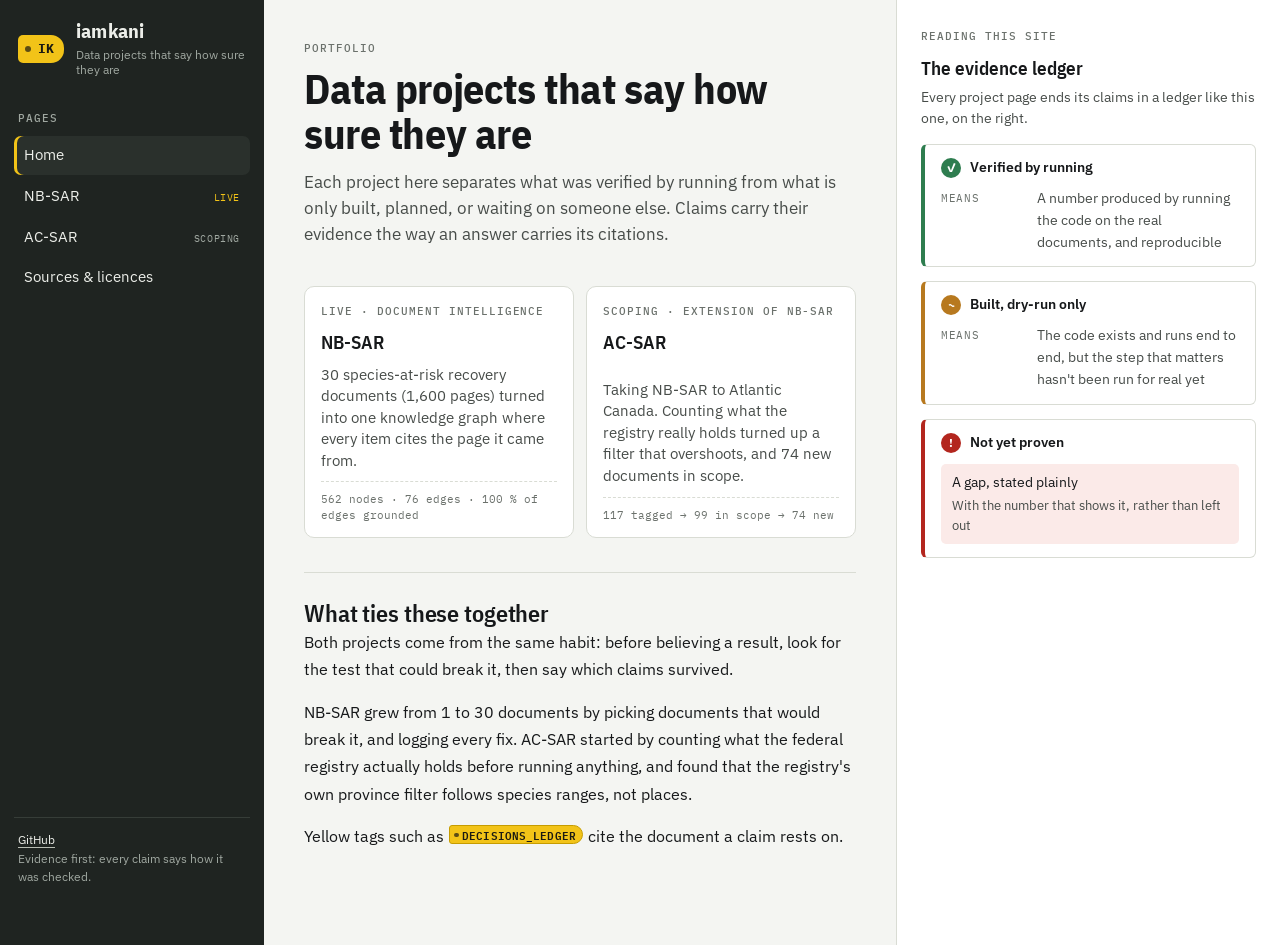
<file: index.html>
<!doctype html>
<html lang="en">
<head>
<meta charset="utf-8">
<meta name="viewport" content="width=device-width, initial-scale=1">
<title>iamkani · Data projects that say how sure they are</title>
<meta name="description" content="Each project here separates what was verified by running from what is only built, planned, or waiting on someone else. Claims carry their evidence the way an answer carries its citations.">
<meta name="theme-color" content="#1f2421">
<link rel="icon" href="data:image/svg+xml,%3Csvg xmlns='http://www.w3.org/2000/svg' viewBox='0 0 64 64'%3E%3Cpath d='M8 20a8 8 0 0 1 8-8h26l16 16v8L42 52H16a8 8 0 0 1-8-8z' fill='%23f2c318' stroke='%231f2421' stroke-width='3' stroke-linejoin='round'/%3E%3Ccircle cx='20' cy='32' r='5' fill='%231f2421'/%3E%3C/svg%3E">
<link rel="preconnect" href="https://fonts.googleapis.com">
<link rel="preconnect" href="https://fonts.gstatic.com" crossorigin>
<link rel="stylesheet" href="https://fonts.googleapis.com/css2?family=IBM+Plex+Mono:wght@400;500;600;700&family=IBM+Plex+Sans+Condensed:wght@500;600;700&family=IBM+Plex+Sans:ital,wght@0,400;0,500;0,600;0,700;1,400&display=swap">
<link rel="stylesheet" href="/assets/style.css">
</head>
<body>
<a class="skip" href="#main">Skip to content</a>
<div class="desk">
  <nav class="rail" aria-label="Site">
    <div class="rail-inner">
      <a class="brand" href="/"><span class="brand-tag">IK</span><span><span class="brand-name">iamkani</span>
        <span class="brand-sub" style="display:block">Data projects that say how sure they are</span></span></a>
      <p class="rail-label">Pages</p>
      <ul class="nav"><li><a href="/" aria-current="page"><span>Home</span></a></li><li><a href="/nb-sar/"><span>NB-SAR</span><span class="nav-status is-live">live</span></a></li><li><a href="/ac-sar/"><span>AC-SAR</span><span class="nav-status">scoping</span></a></li><li><a href="/sources/"><span>Sources &amp; licences</span></a></li></ul>
      <div class="rail-foot">
        <a href="https://github.com/iamkani">GitHub</a><br>
        Evidence first: every claim says how it was checked.
      </div>
    </div>
  </nav>
  <main class="doc" id="main">
    <div class="doc-inner">
      <header class="page-head">
        <p class="kicker">Portfolio</p>
        <h1>Data projects that say how sure they are</h1>
        <p class="lede">Each project here separates what was verified by running from what is only built, planned, or waiting on someone else. Claims carry their evidence the way an answer carries its citations.</p>
      </header>
      <div class="cards"><a class="card" href="/nb-sar/"><p class="card-kind">Live · document intelligence</p><span class="card-title">NB-SAR</span><span class="card-text">30 species-at-risk recovery documents (1,600 pages) turned into one knowledge graph where every item cites the page it came from.</span><span class="card-foot">562 nodes · 76 edges · 100 % of edges grounded</span></a><a class="card" href="/ac-sar/"><p class="card-kind">Scoping · extension of NB-SAR</p><span class="card-title">AC-SAR</span><span class="card-text">Taking NB-SAR to Atlantic Canada. Counting what the registry really holds turned up a filter that overshoots, and 74 new documents in scope.</span><span class="card-foot">117 tagged → 99 in scope → 74 new</span></a></div>
      <div class="body plain"><h2>What ties these together</h2>
<p>Both projects come from the same habit: before believing a result, look for the test that could break it, then say which claims survived.</p>
<p>NB-SAR grew from 1 to 30 documents by picking documents that would break it, and logging every fix. AC-SAR started by counting what the federal registry actually holds before running anything, and found that the registry's own province filter follows species ranges, not places.</p>
<p>Yellow tags such as <span class="tag">DECISIONS_LEDGER</span> cite the document a claim rests on.</p></div>
    </div>
  </main>
  <aside class="evidence" aria-label="Evidence">
    <div class="evidence-inner"><p class="ev-kicker">Reading this site</p><h2 class="ev-title">The evidence ledger</h2><p class="ev-note">Every project page ends its claims in a ledger like this one, on the right.</p><section class="ledger"><div class="ledger-head"><span class="ledger-mark" aria-hidden="true">✓</span>Verified by running</div><dl class="ledger-rows"><div><dt>Means</dt><dd>A number produced by running the code on the real documents, and reproducible</dd></div></dl></section><section class="ledger ledger-caution"><div class="ledger-head"><span class="ledger-mark" aria-hidden="true">~</span>Built, dry-run only</div><dl class="ledger-rows"><div><dt>Means</dt><dd>The code exists and runs end to end, but the step that matters hasn't been run for real yet</dd></div></dl></section><section class="ledger ledger-unverified"><div class="ledger-head"><span class="ledger-mark" aria-hidden="true">!</span>Not yet proven</div><ul class="ledger-issues"><li>A gap, stated plainly<span>With the number that shows it, rather than left out</span></li></ul></section></div>
  </aside>
</div>
</body>
</html>
</file>
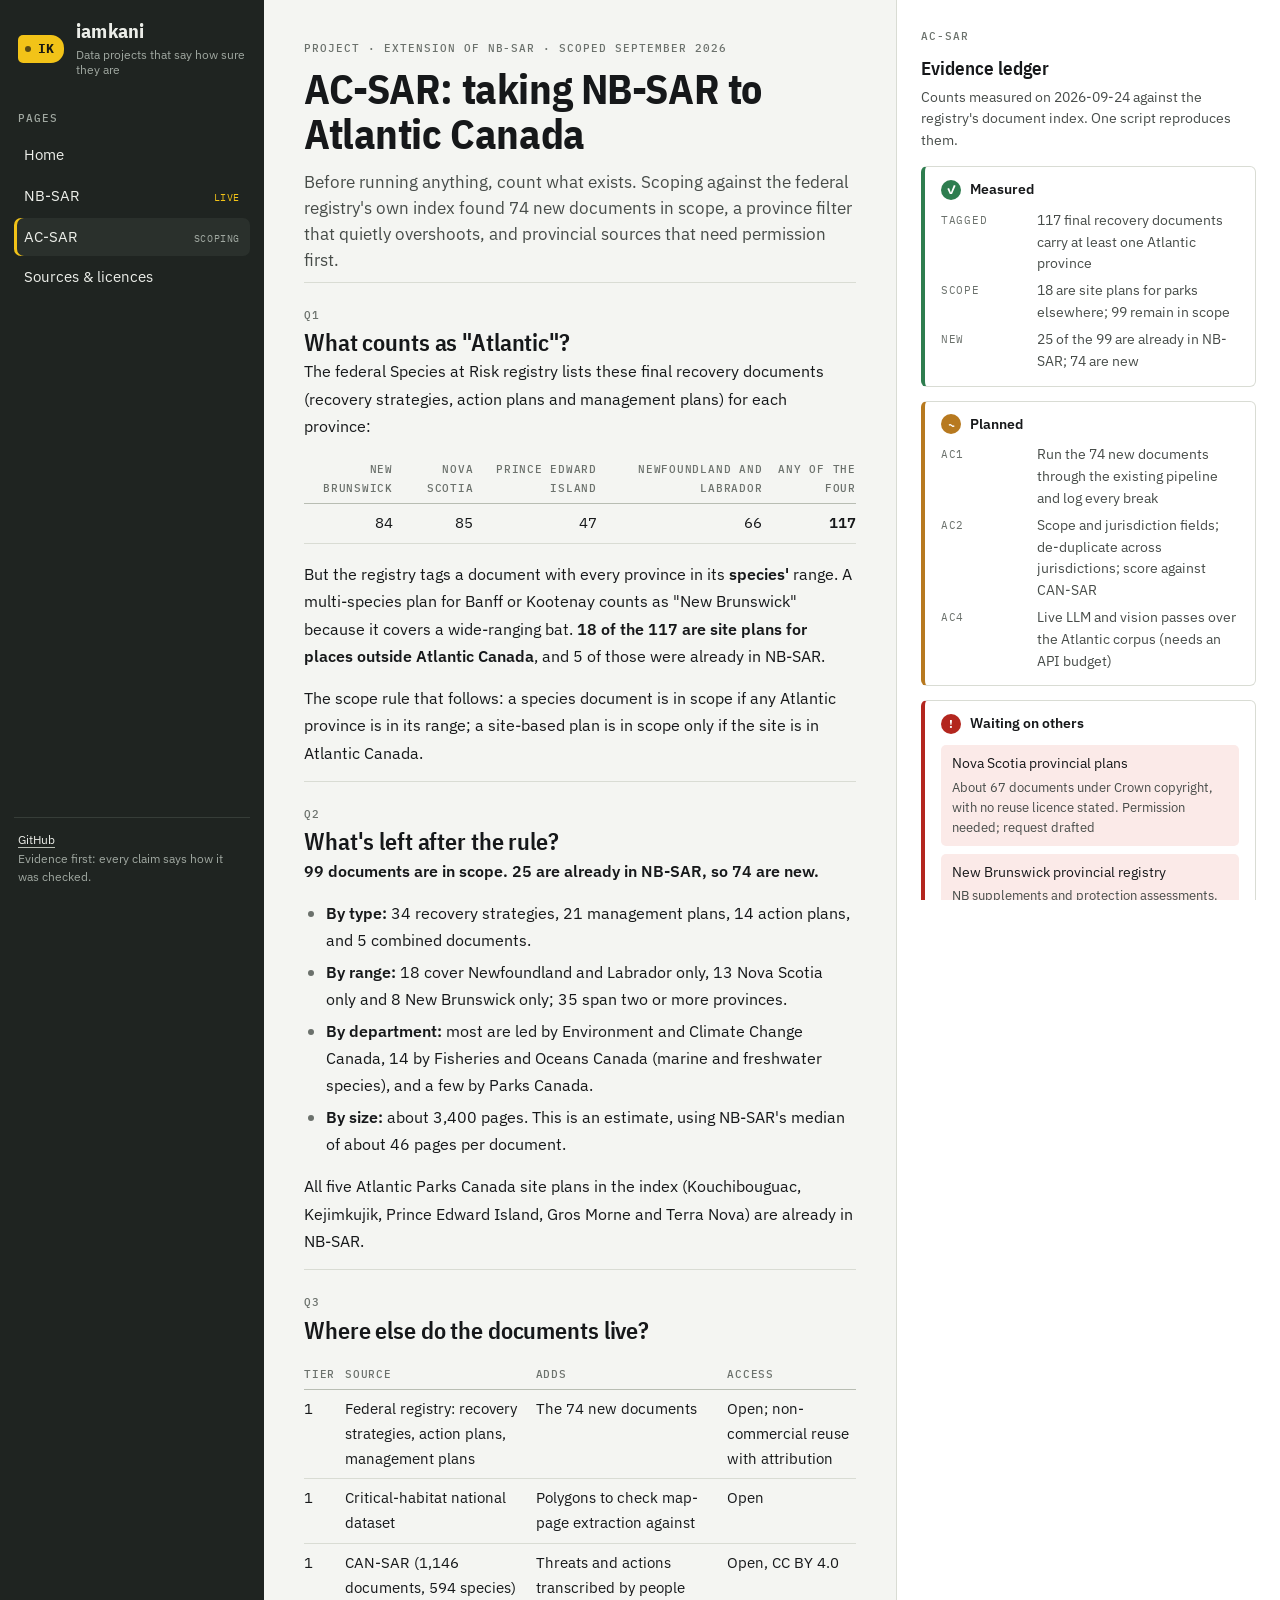
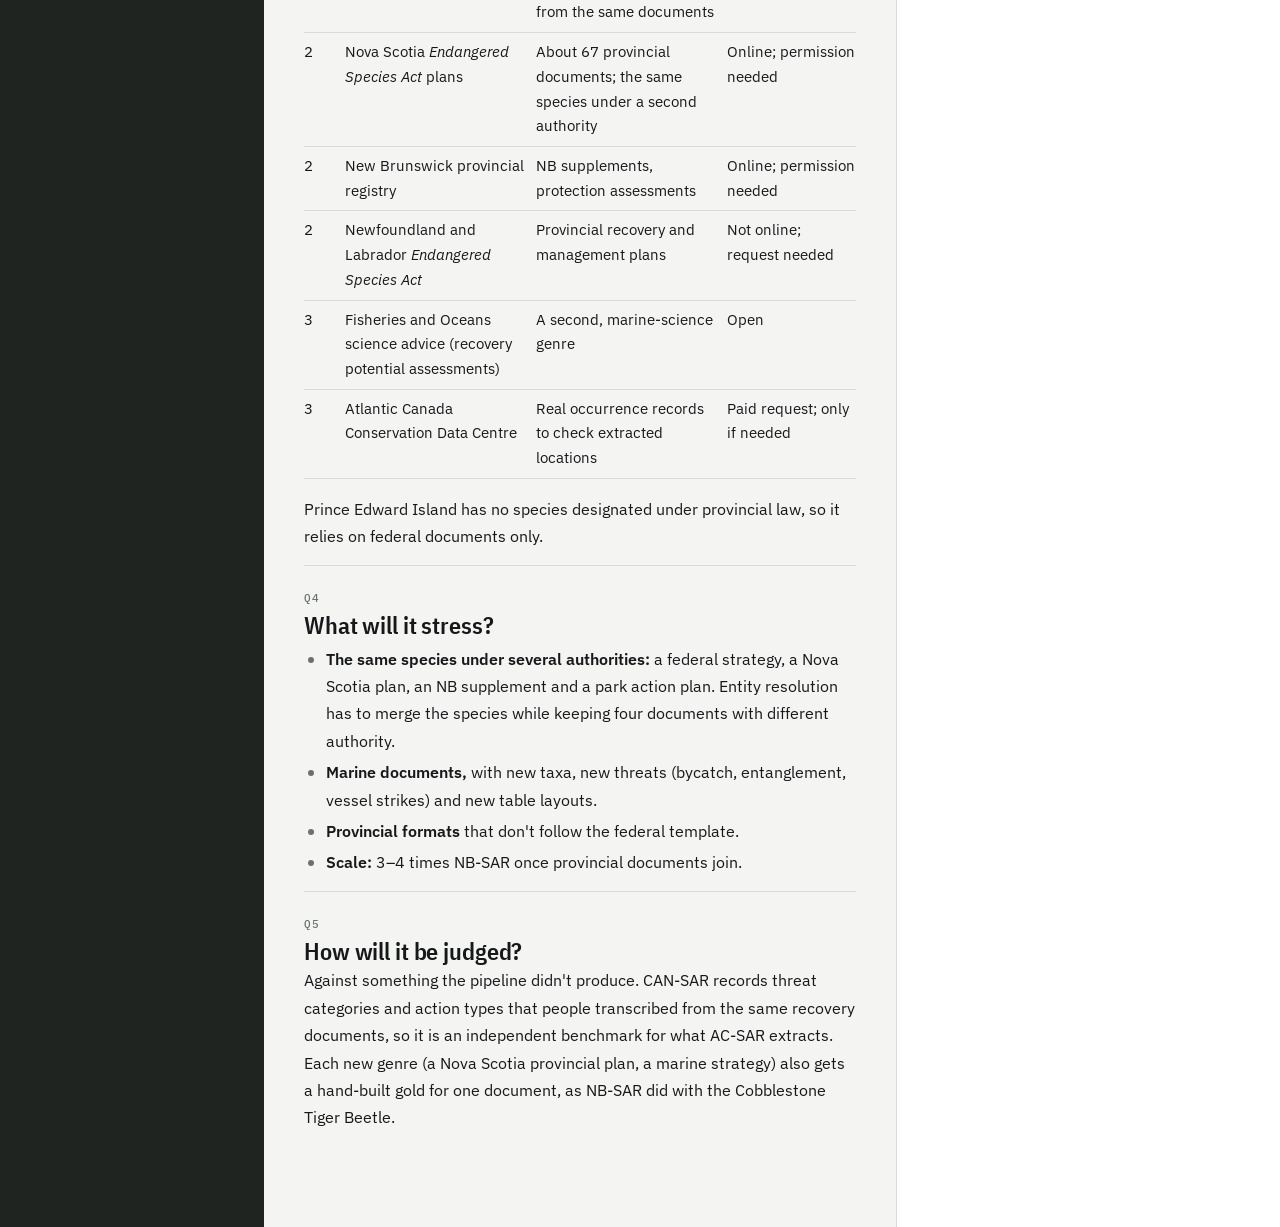
<file: ac-sar/index.html>
<!doctype html>
<html lang="en">
<head>
<meta charset="utf-8">
<meta name="viewport" content="width=device-width, initial-scale=1">
<title>AC-SAR · iamkani</title>
<meta name="description" content="Before running anything, count what exists. Scoping against the federal registry&#x27;s own index found 74 new documents in scope, a province filter that quietly overshoots, and provincial sources that need permission first.">
<meta name="theme-color" content="#1f2421">
<link rel="icon" href="data:image/svg+xml,%3Csvg xmlns='http://www.w3.org/2000/svg' viewBox='0 0 64 64'%3E%3Cpath d='M8 20a8 8 0 0 1 8-8h26l16 16v8L42 52H16a8 8 0 0 1-8-8z' fill='%23f2c318' stroke='%231f2421' stroke-width='3' stroke-linejoin='round'/%3E%3Ccircle cx='20' cy='32' r='5' fill='%231f2421'/%3E%3C/svg%3E">
<link rel="preconnect" href="https://fonts.googleapis.com">
<link rel="preconnect" href="https://fonts.gstatic.com" crossorigin>
<link rel="stylesheet" href="https://fonts.googleapis.com/css2?family=IBM+Plex+Mono:wght@400;500;600;700&family=IBM+Plex+Sans+Condensed:wght@500;600;700&family=IBM+Plex+Sans:ital,wght@0,400;0,500;0,600;0,700;1,400&display=swap">
<link rel="stylesheet" href="/assets/style.css">
</head>
<body>
<a class="skip" href="#main">Skip to content</a>
<div class="desk">
  <nav class="rail" aria-label="Site">
    <div class="rail-inner">
      <a class="brand" href="/"><span class="brand-tag">IK</span><span><span class="brand-name">iamkani</span>
        <span class="brand-sub" style="display:block">Data projects that say how sure they are</span></span></a>
      <p class="rail-label">Pages</p>
      <ul class="nav"><li><a href="/"><span>Home</span></a></li><li><a href="/nb-sar/"><span>NB-SAR</span><span class="nav-status is-live">live</span></a></li><li><a href="/ac-sar/" aria-current="page"><span>AC-SAR</span><span class="nav-status">scoping</span></a></li><li><a href="/sources/"><span>Sources &amp; licences</span></a></li></ul>
      <div class="rail-foot">
        <a href="https://github.com/iamkani">GitHub</a><br>
        Evidence first: every claim says how it was checked.
      </div>
    </div>
  </nav>
  <main class="doc" id="main">
    <div class="doc-inner">
      <header class="page-head">
        <p class="kicker">Project · extension of NB-SAR · scoped September 2026</p>
        <h1>AC-SAR: taking NB-SAR to Atlantic Canada</h1>
        <p class="lede">Before running anything, count what exists. Scoping against the federal registry's own index found 74 new documents in scope, a province filter that quietly overshoots, and provincial sources that need permission first.</p>
      </header>
      
      <div class="body"><h2>What counts as "Atlantic"?</h2>
<p>The federal Species at Risk registry lists these final recovery documents (recovery strategies, action plans and management plans) for each province:</p>
<div class="table-wrap"><table>
<thead>
<tr>
<th style="text-align: right;">New Brunswick</th>
<th style="text-align: right;">Nova Scotia</th>
<th style="text-align: right;">Prince Edward Island</th>
<th style="text-align: right;">Newfoundland and Labrador</th>
<th style="text-align: right;">Any of the four</th>
</tr>
</thead>
<tbody>
<tr>
<td style="text-align: right;">84</td>
<td style="text-align: right;">85</td>
<td style="text-align: right;">47</td>
<td style="text-align: right;">66</td>
<td style="text-align: right;"><strong>117</strong></td>
</tr>
</tbody>
</table></div>
<p>But the registry tags a document with every province in its <strong>species'</strong> range. A multi-species plan for Banff or Kootenay counts as "New Brunswick" because it covers a wide-ranging bat. <strong>18 of the 117 are site plans for places outside Atlantic Canada</strong>, and 5 of those were already in NB-SAR.</p>
<p>The scope rule that follows: a species document is in scope if any Atlantic province is in its range; a site-based plan is in scope only if the site is in Atlantic Canada.</p>
<h2>What's left after the rule?</h2>
<p><strong>99 documents are in scope. 25 are already in NB-SAR, so 74 are new.</strong></p>
<ul>
<li><strong>By type:</strong> 34 recovery strategies, 21 management plans, 14 action plans, and 5 combined documents.</li>
<li><strong>By range:</strong> 18 cover Newfoundland and Labrador only, 13 Nova Scotia only and 8 New Brunswick only; 35 span two or more provinces.</li>
<li><strong>By department:</strong> most are led by Environment and Climate Change Canada, 14 by Fisheries and Oceans Canada (marine and freshwater species), and a few by Parks Canada.</li>
<li><strong>By size:</strong> about 3,400 pages. This is an estimate, using NB-SAR's median of about 46 pages per document.</li>
</ul>
<p>All five Atlantic Parks Canada site plans in the index (Kouchibouguac, Kejimkujik, Prince Edward Island, Gros Morne and Terra Nova) are already in NB-SAR.</p>
<h2>Where else do the documents live?</h2>
<div class="table-wrap"><table>
<thead>
<tr>
<th>Tier</th>
<th>Source</th>
<th>Adds</th>
<th>Access</th>
</tr>
</thead>
<tbody>
<tr>
<td>1</td>
<td>Federal registry: recovery strategies, action plans, management plans</td>
<td>The 74 new documents</td>
<td>Open; non-commercial reuse with attribution</td>
</tr>
<tr>
<td>1</td>
<td>Critical-habitat national dataset</td>
<td>Polygons to check map-page extraction against</td>
<td>Open</td>
</tr>
<tr>
<td>1</td>
<td>CAN-SAR (1,146 documents, 594 species)</td>
<td>Threats and actions transcribed by people from the same documents</td>
<td>Open, CC BY 4.0</td>
</tr>
<tr>
<td>2</td>
<td>Nova Scotia <em>Endangered Species Act</em> plans</td>
<td>About 67 provincial documents; the same species under a second authority</td>
<td>Online; permission needed</td>
</tr>
<tr>
<td>2</td>
<td>New Brunswick provincial registry</td>
<td>NB supplements, protection assessments</td>
<td>Online; permission needed</td>
</tr>
<tr>
<td>2</td>
<td>Newfoundland and Labrador <em>Endangered Species Act</em></td>
<td>Provincial recovery and management plans</td>
<td>Not online; request needed</td>
</tr>
<tr>
<td>3</td>
<td>Fisheries and Oceans science advice (recovery potential assessments)</td>
<td>A second, marine-science genre</td>
<td>Open</td>
</tr>
<tr>
<td>3</td>
<td>Atlantic Canada Conservation Data Centre</td>
<td>Real occurrence records to check extracted locations</td>
<td>Paid request; only if needed</td>
</tr>
</tbody>
</table></div>
<p>Prince Edward Island has no species designated under provincial law, so it relies on federal documents only.</p>
<h2>What will it stress?</h2>
<ul>
<li><strong>The same species under several authorities:</strong> a federal strategy, a Nova Scotia plan, an NB supplement and a park action plan. Entity resolution has to merge the species while keeping four documents with different authority.</li>
<li><strong>Marine documents,</strong> with new taxa, new threats (bycatch, entanglement, vessel strikes) and new table layouts.</li>
<li><strong>Provincial formats</strong> that don't follow the federal template.</li>
<li><strong>Scale:</strong> 3–4 times NB-SAR once provincial documents join.</li>
</ul>
<h2>How will it be judged?</h2>
<p>Against something the pipeline didn't produce. CAN-SAR records threat categories and action types that people transcribed from the same recovery documents, so it is an independent benchmark for what AC-SAR extracts. Each new genre (a Nova Scotia provincial plan, a marine strategy) also gets a hand-built gold for one document, as NB-SAR did with the Cobblestone Tiger Beetle.</p></div>
    </div>
  </main>
  <aside class="evidence" aria-label="Evidence">
    <div class="evidence-inner"><p class="ev-kicker">AC-SAR</p><h2 class="ev-title">Evidence ledger</h2><p class="ev-note">Counts measured on 2026-09-24 against the registry's document index. One script reproduces them.</p><section class="ledger"><div class="ledger-head"><span class="ledger-mark" aria-hidden="true">✓</span>Measured</div><dl class="ledger-rows"><div><dt>Tagged</dt><dd>117 final recovery documents carry at least one Atlantic province</dd></div><div><dt>Scope</dt><dd>18 are site plans for parks elsewhere; 99 remain in scope</dd></div><div><dt>New</dt><dd>25 of the 99 are already in NB-SAR; 74 are new</dd></div></dl></section><section class="ledger ledger-caution"><div class="ledger-head"><span class="ledger-mark" aria-hidden="true">~</span>Planned</div><dl class="ledger-rows"><div><dt>AC1</dt><dd>Run the 74 new documents through the existing pipeline and log every break</dd></div><div><dt>AC2</dt><dd>Scope and jurisdiction fields; de-duplicate across jurisdictions; score against CAN-SAR</dd></div><div><dt>AC4</dt><dd>Live LLM and vision passes over the Atlantic corpus (needs an API budget)</dd></div></dl></section><section class="ledger ledger-unverified"><div class="ledger-head"><span class="ledger-mark" aria-hidden="true">!</span>Waiting on others</div><ul class="ledger-issues"><li>Nova Scotia provincial plans<span>About 67 documents under Crown copyright, with no reuse licence stated. Permission needed; request drafted</span></li><li>New Brunswick provincial registry<span>NB supplements and protection assessments. Permission needed; request drafted</span></li><li>Newfoundland and Labrador plans<span>Listed species have plans, but none are linked online. Documents and permission needed; request drafted</span></li></ul></section></div>
  </aside>
</div>
</body>
</html>
</file>
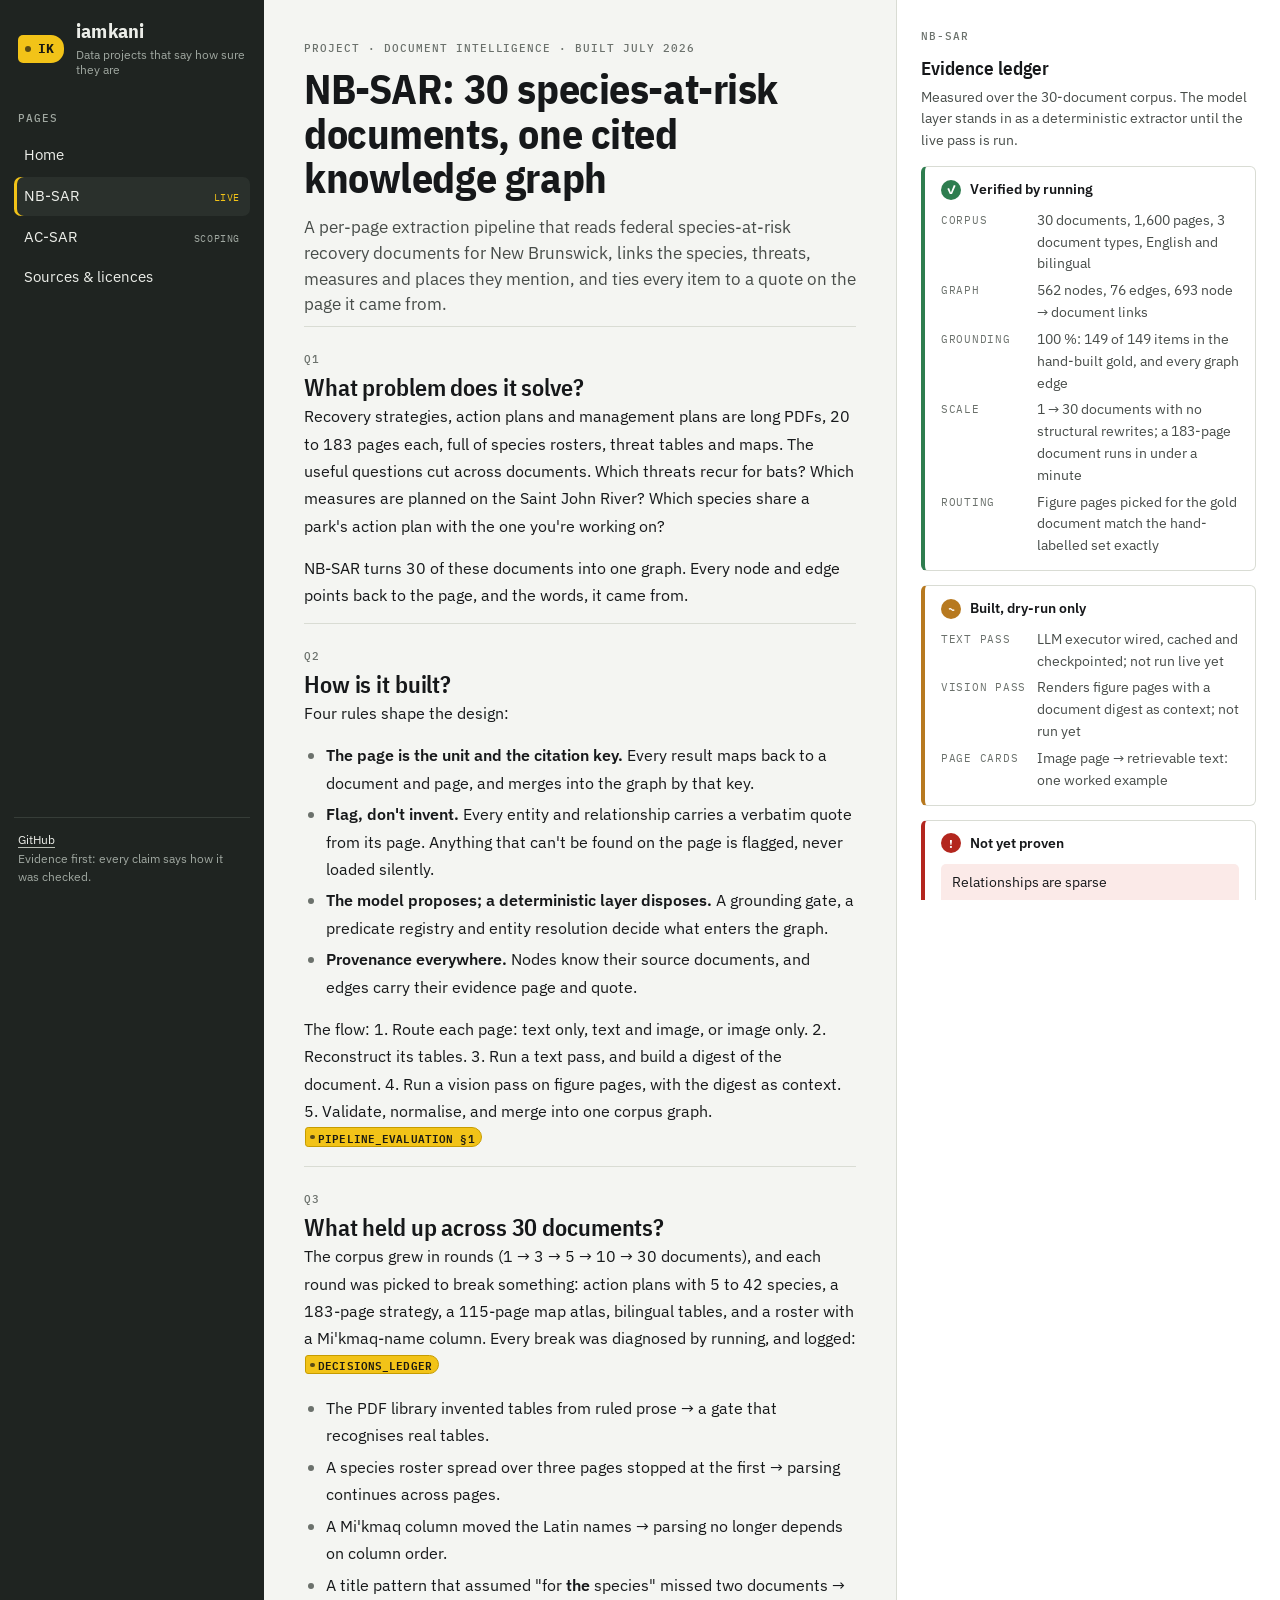
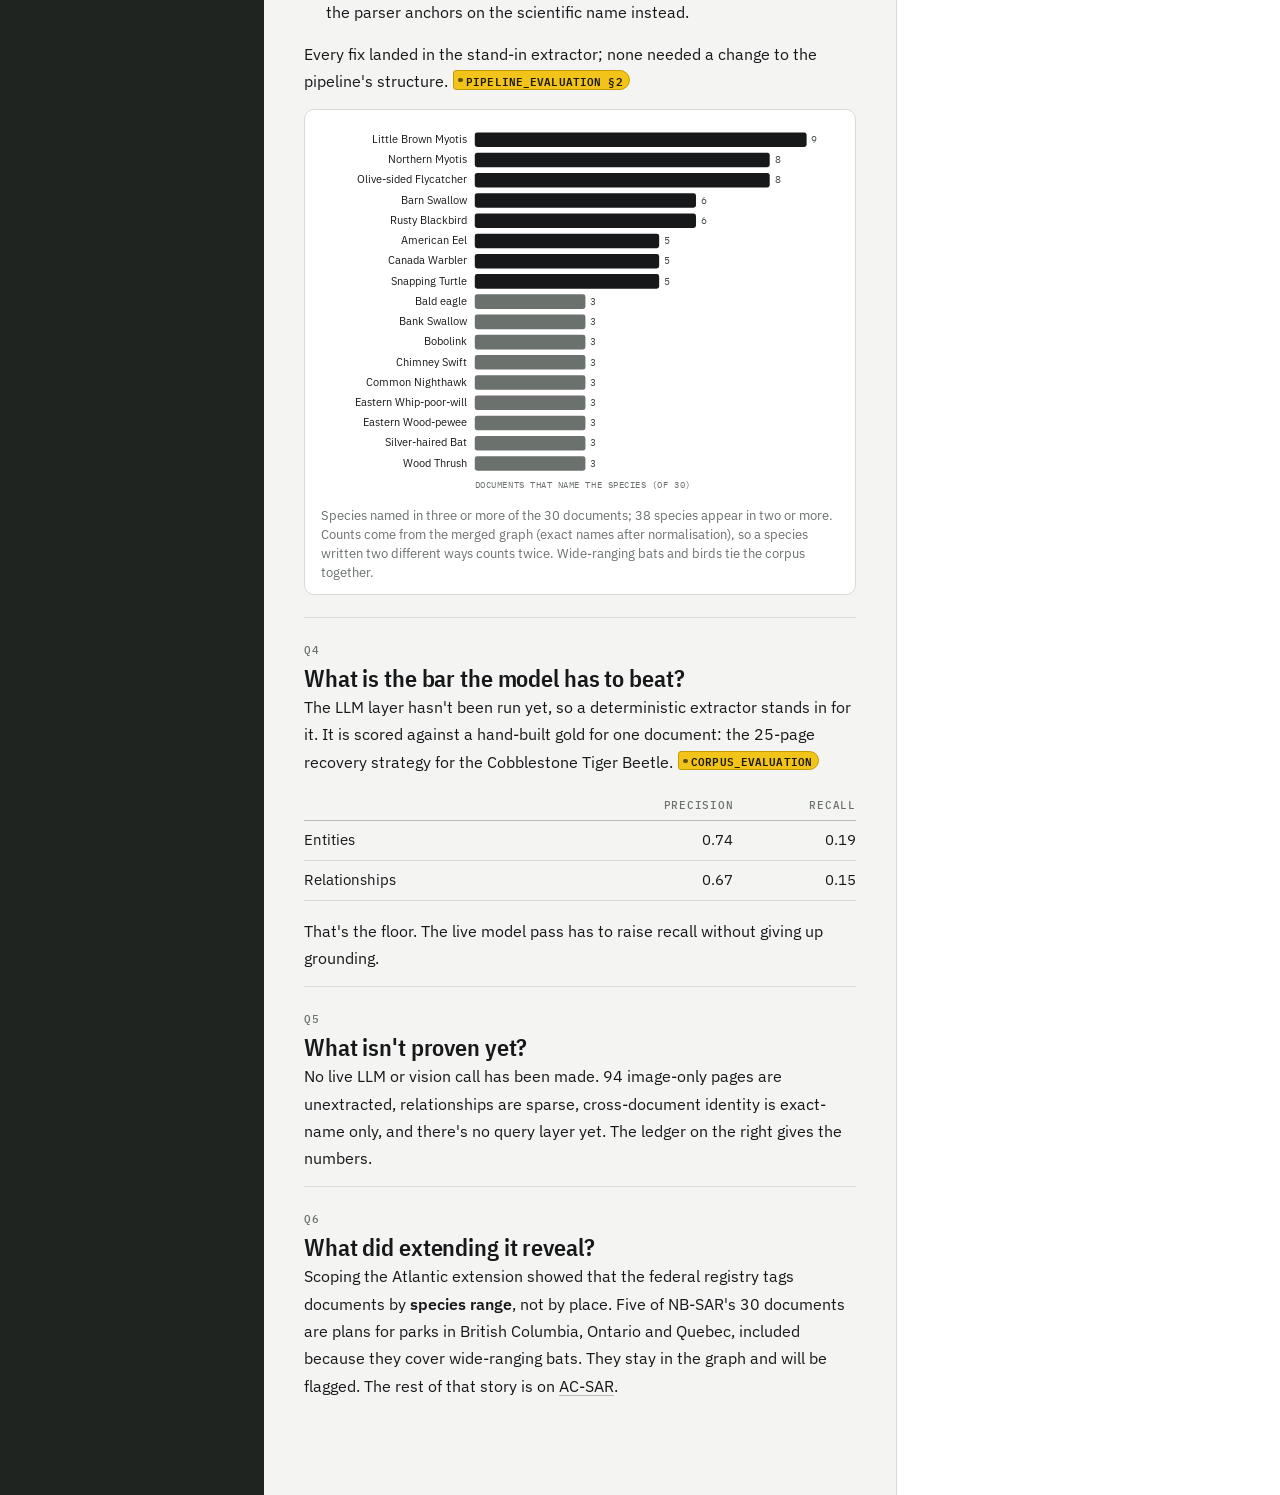
<file: nb-sar/index.html>
<!doctype html>
<html lang="en">
<head>
<meta charset="utf-8">
<meta name="viewport" content="width=device-width, initial-scale=1">
<title>NB-SAR · iamkani</title>
<meta name="description" content="A per-page extraction pipeline that reads federal species-at-risk recovery documents for New Brunswick, links the species, threats, measures and places they mention, and ties every item to a quote on the page it came from.">
<meta name="theme-color" content="#1f2421">
<link rel="icon" href="data:image/svg+xml,%3Csvg xmlns='http://www.w3.org/2000/svg' viewBox='0 0 64 64'%3E%3Cpath d='M8 20a8 8 0 0 1 8-8h26l16 16v8L42 52H16a8 8 0 0 1-8-8z' fill='%23f2c318' stroke='%231f2421' stroke-width='3' stroke-linejoin='round'/%3E%3Ccircle cx='20' cy='32' r='5' fill='%231f2421'/%3E%3C/svg%3E">
<link rel="preconnect" href="https://fonts.googleapis.com">
<link rel="preconnect" href="https://fonts.gstatic.com" crossorigin>
<link rel="stylesheet" href="https://fonts.googleapis.com/css2?family=IBM+Plex+Mono:wght@400;500;600;700&family=IBM+Plex+Sans+Condensed:wght@500;600;700&family=IBM+Plex+Sans:ital,wght@0,400;0,500;0,600;0,700;1,400&display=swap">
<link rel="stylesheet" href="/assets/style.css">
</head>
<body>
<a class="skip" href="#main">Skip to content</a>
<div class="desk">
  <nav class="rail" aria-label="Site">
    <div class="rail-inner">
      <a class="brand" href="/"><span class="brand-tag">IK</span><span><span class="brand-name">iamkani</span>
        <span class="brand-sub" style="display:block">Data projects that say how sure they are</span></span></a>
      <p class="rail-label">Pages</p>
      <ul class="nav"><li><a href="/"><span>Home</span></a></li><li><a href="/nb-sar/" aria-current="page"><span>NB-SAR</span><span class="nav-status is-live">live</span></a></li><li><a href="/ac-sar/"><span>AC-SAR</span><span class="nav-status">scoping</span></a></li><li><a href="/sources/"><span>Sources &amp; licences</span></a></li></ul>
      <div class="rail-foot">
        <a href="https://github.com/iamkani">GitHub</a><br>
        Evidence first: every claim says how it was checked.
      </div>
    </div>
  </nav>
  <main class="doc" id="main">
    <div class="doc-inner">
      <header class="page-head">
        <p class="kicker">Project · document intelligence · built July 2026</p>
        <h1>NB-SAR: 30 species-at-risk documents, one cited knowledge graph</h1>
        <p class="lede">A per-page extraction pipeline that reads federal species-at-risk recovery documents for New Brunswick, links the species, threats, measures and places they mention, and ties every item to a quote on the page it came from.</p>
      </header>
      
      <div class="body"><h2>What problem does it solve?</h2>
<p>Recovery strategies, action plans and management plans are long PDFs, 20 to 183 pages each, full of species rosters, threat tables and maps. The useful questions cut across documents. Which threats recur for bats? Which measures are planned on the Saint John River? Which species share a park's action plan with the one you're working on?</p>
<p>NB-SAR turns 30 of these documents into one graph. Every node and edge points back to the page, and the words, it came from.</p>
<h2>How is it built?</h2>
<p>Four rules shape the design:</p>
<ul>
<li><strong>The page is the unit and the citation key.</strong> Every result maps back to a document and page, and merges into the graph by that key.</li>
<li><strong>Flag, don't invent.</strong> Every entity and relationship carries a verbatim quote from its page. Anything that can't be found on the page is flagged, never loaded silently.</li>
<li><strong>The model proposes; a deterministic layer disposes.</strong> A grounding gate, a predicate registry and entity resolution decide what enters the graph.</li>
<li><strong>Provenance everywhere.</strong> Nodes know their source documents, and edges carry their evidence page and quote.</li>
</ul>
<p>The flow:
1. Route each page: text only, text and image, or image only.
2. Reconstruct its tables.
3. Run a text pass, and build a digest of the document.
4. Run a vision pass on figure pages, with the digest as context.
5. Validate, normalise, and merge into one corpus graph. <span class="tag">PIPELINE_EVALUATION §1</span></p>
<h2>What held up across 30 documents?</h2>
<p>The corpus grew in rounds (1 → 3 → 5 → 10 → 30 documents), and each round was picked to break something: action plans with 5 to 42 species, a 183-page strategy, a 115-page map atlas, bilingual tables, and a roster with a Mi'kmaq-name column. Every break was diagnosed by running, and logged: <span class="tag">DECISIONS_LEDGER</span></p>
<ul>
<li>The PDF library invented tables from ruled prose → a gate that recognises real tables.</li>
<li>A species roster spread over three pages stopped at the first → parsing continues across pages.</li>
<li>A Mi'kmaq column moved the Latin names → parsing no longer depends on column order.</li>
<li>A title pattern that assumed "for <strong>the</strong> species" missed two documents → the parser anchors on the scientific name instead.</li>
</ul>
<p>Every fix landed in the stand-in extractor; none needed a change to the pipeline's structure. <span class="tag">PIPELINE_EVALUATION §2</span></p>
<figure class="figure"><svg viewBox="0 0 640 459" role="img" aria-labelledby="fig-sp-t" xmlns="http://www.w3.org/2000/svg"><title id="fig-sp-t">Species named in three or more of the 30 NB-SAR documents</title><text x="180" y="21" text-anchor="end" font-family="IBM Plex Sans, sans-serif" font-size="13" fill="#16181a">Little Brown Myotis</text><rect x="190" y="8" width="410.0" height="18" rx="3" fill="#16181a"/><text x="606.0" y="21" font-family="IBM Plex Mono, monospace" font-size="12" fill="#474c49">9</text><text x="180" y="46" text-anchor="end" font-family="IBM Plex Sans, sans-serif" font-size="13" fill="#16181a">Northern Myotis</text><rect x="190" y="33" width="364.4" height="18" rx="3" fill="#16181a"/><text x="560.4" y="46" font-family="IBM Plex Mono, monospace" font-size="12" fill="#474c49">8</text><text x="180" y="71" text-anchor="end" font-family="IBM Plex Sans, sans-serif" font-size="13" fill="#16181a">Olive-sided Flycatcher</text><rect x="190" y="58" width="364.4" height="18" rx="3" fill="#16181a"/><text x="560.4" y="71" font-family="IBM Plex Mono, monospace" font-size="12" fill="#474c49">8</text><text x="180" y="96" text-anchor="end" font-family="IBM Plex Sans, sans-serif" font-size="13" fill="#16181a">Barn Swallow</text><rect x="190" y="83" width="273.3" height="18" rx="3" fill="#16181a"/><text x="469.3" y="96" font-family="IBM Plex Mono, monospace" font-size="12" fill="#474c49">6</text><text x="180" y="121" text-anchor="end" font-family="IBM Plex Sans, sans-serif" font-size="13" fill="#16181a">Rusty Blackbird</text><rect x="190" y="108" width="273.3" height="18" rx="3" fill="#16181a"/><text x="469.3" y="121" font-family="IBM Plex Mono, monospace" font-size="12" fill="#474c49">6</text><text x="180" y="146" text-anchor="end" font-family="IBM Plex Sans, sans-serif" font-size="13" fill="#16181a">American Eel</text><rect x="190" y="133" width="227.8" height="18" rx="3" fill="#16181a"/><text x="423.8" y="146" font-family="IBM Plex Mono, monospace" font-size="12" fill="#474c49">5</text><text x="180" y="171" text-anchor="end" font-family="IBM Plex Sans, sans-serif" font-size="13" fill="#16181a">Canada Warbler</text><rect x="190" y="158" width="227.8" height="18" rx="3" fill="#16181a"/><text x="423.8" y="171" font-family="IBM Plex Mono, monospace" font-size="12" fill="#474c49">5</text><text x="180" y="196" text-anchor="end" font-family="IBM Plex Sans, sans-serif" font-size="13" fill="#16181a">Snapping Turtle</text><rect x="190" y="183" width="227.8" height="18" rx="3" fill="#16181a"/><text x="423.8" y="196" font-family="IBM Plex Mono, monospace" font-size="12" fill="#474c49">5</text><text x="180" y="221" text-anchor="end" font-family="IBM Plex Sans, sans-serif" font-size="13" fill="#16181a">Bald eagle</text><rect x="190" y="208" width="136.7" height="18" rx="3" fill="#6b716c"/><text x="332.7" y="221" font-family="IBM Plex Mono, monospace" font-size="12" fill="#474c49">3</text><text x="180" y="246" text-anchor="end" font-family="IBM Plex Sans, sans-serif" font-size="13" fill="#16181a">Bank Swallow</text><rect x="190" y="233" width="136.7" height="18" rx="3" fill="#6b716c"/><text x="332.7" y="246" font-family="IBM Plex Mono, monospace" font-size="12" fill="#474c49">3</text><text x="180" y="271" text-anchor="end" font-family="IBM Plex Sans, sans-serif" font-size="13" fill="#16181a">Bobolink</text><rect x="190" y="258" width="136.7" height="18" rx="3" fill="#6b716c"/><text x="332.7" y="271" font-family="IBM Plex Mono, monospace" font-size="12" fill="#474c49">3</text><text x="180" y="296" text-anchor="end" font-family="IBM Plex Sans, sans-serif" font-size="13" fill="#16181a">Chimney Swift</text><rect x="190" y="283" width="136.7" height="18" rx="3" fill="#6b716c"/><text x="332.7" y="296" font-family="IBM Plex Mono, monospace" font-size="12" fill="#474c49">3</text><text x="180" y="321" text-anchor="end" font-family="IBM Plex Sans, sans-serif" font-size="13" fill="#16181a">Common Nighthawk</text><rect x="190" y="308" width="136.7" height="18" rx="3" fill="#6b716c"/><text x="332.7" y="321" font-family="IBM Plex Mono, monospace" font-size="12" fill="#474c49">3</text><text x="180" y="346" text-anchor="end" font-family="IBM Plex Sans, sans-serif" font-size="13" fill="#16181a">Eastern Whip-poor-will</text><rect x="190" y="333" width="136.7" height="18" rx="3" fill="#6b716c"/><text x="332.7" y="346" font-family="IBM Plex Mono, monospace" font-size="12" fill="#474c49">3</text><text x="180" y="371" text-anchor="end" font-family="IBM Plex Sans, sans-serif" font-size="13" fill="#16181a">Eastern Wood-pewee</text><rect x="190" y="358" width="136.7" height="18" rx="3" fill="#6b716c"/><text x="332.7" y="371" font-family="IBM Plex Mono, monospace" font-size="12" fill="#474c49">3</text><text x="180" y="396" text-anchor="end" font-family="IBM Plex Sans, sans-serif" font-size="13" fill="#16181a">Silver-haired Bat</text><rect x="190" y="383" width="136.7" height="18" rx="3" fill="#6b716c"/><text x="332.7" y="396" font-family="IBM Plex Mono, monospace" font-size="12" fill="#474c49">3</text><text x="180" y="421" text-anchor="end" font-family="IBM Plex Sans, sans-serif" font-size="13" fill="#16181a">Wood Thrush</text><rect x="190" y="408" width="136.7" height="18" rx="3" fill="#6b716c"/><text x="332.7" y="421" font-family="IBM Plex Mono, monospace" font-size="12" fill="#474c49">3</text><text x="190" y="447" font-family="IBM Plex Mono, monospace" font-size="11" fill="#6b716c" letter-spacing="0.06em">DOCUMENTS THAT NAME THE SPECIES (OF 30)</text></svg><figcaption>Species named in three or more of the 30 documents; 38 species appear in two or more. Counts come from the merged graph (exact names after normalisation), so a species written two different ways counts twice. Wide-ranging bats and birds tie the corpus together.</figcaption></figure>
<h2>What is the bar the model has to beat?</h2>
<p>The LLM layer hasn't been run yet, so a deterministic extractor stands in for it. It is scored against a hand-built gold for one document: the 25-page recovery strategy for the Cobblestone Tiger Beetle. <span class="tag">CORPUS_EVALUATION</span></p>
<div class="table-wrap"><table>
<thead>
<tr>
<th></th>
<th style="text-align: right;">Precision</th>
<th style="text-align: right;">Recall</th>
</tr>
</thead>
<tbody>
<tr>
<td>Entities</td>
<td style="text-align: right;">0.74</td>
<td style="text-align: right;">0.19</td>
</tr>
<tr>
<td>Relationships</td>
<td style="text-align: right;">0.67</td>
<td style="text-align: right;">0.15</td>
</tr>
</tbody>
</table></div>
<p>That's the floor. The live model pass has to raise recall without giving up grounding.</p>
<h2>What isn't proven yet?</h2>
<p>No live LLM or vision call has been made. 94 image-only pages are unextracted, relationships are sparse, cross-document identity is exact-name only, and there's no query layer yet. The ledger on the right gives the numbers.</p>
<h2>What did extending it reveal?</h2>
<p>Scoping the Atlantic extension showed that the federal registry tags documents by <strong>species range</strong>, not by place. Five of NB-SAR's 30 documents are plans for parks in British Columbia, Ontario and Quebec, included because they cover wide-ranging bats. They stay in the graph and will be flagged. The rest of that story is on <a href="/ac-sar/">AC-SAR</a>.</p></div>
    </div>
  </main>
  <aside class="evidence" aria-label="Evidence">
    <div class="evidence-inner"><p class="ev-kicker">NB-SAR</p><h2 class="ev-title">Evidence ledger</h2><p class="ev-note">Measured over the 30-document corpus. The model layer stands in as a deterministic extractor until the live pass is run.</p><section class="ledger"><div class="ledger-head"><span class="ledger-mark" aria-hidden="true">✓</span>Verified by running</div><dl class="ledger-rows"><div><dt>Corpus</dt><dd>30 documents, 1,600 pages, 3 document types, English and bilingual</dd></div><div><dt>Graph</dt><dd>562 nodes, 76 edges, 693 node → document links</dd></div><div><dt>Grounding</dt><dd>100 %: 149 of 149 items in the hand-built gold, and every graph edge</dd></div><div><dt>Scale</dt><dd>1 → 30 documents with no structural rewrites; a 183-page document runs in under a minute</dd></div><div><dt>Routing</dt><dd>Figure pages picked for the gold document match the hand-labelled set exactly</dd></div></dl></section><section class="ledger ledger-caution"><div class="ledger-head"><span class="ledger-mark" aria-hidden="true">~</span>Built, dry-run only</div><dl class="ledger-rows"><div><dt>Text pass</dt><dd>LLM executor wired, cached and checkpointed; not run live yet</dd></div><div><dt>Vision pass</dt><dd>Renders figure pages with a document digest as context; not run yet</dd></div><div><dt>Page cards</dt><dd>Image page → retrievable text: one worked example</dd></div></dl></section><section class="ledger ledger-unverified"><div class="ledger-head"><span class="ledger-mark" aria-hidden="true">!</span>Not yet proven</div><ul class="ledger-issues"><li>Relationships are sparse<span>17 non-trivial edges beyond the gold; 10 multi-species action plans produced none</span></li><li>94 image-only pages unextracted<span>Critical-habitat maps and figures in 22 of the 30 documents</span></li><li>Cross-document identity is exact-name only<span>521 of 562 nodes appear in a single document</span></li><li>One merge bug, found while building this page<span>29 different publication dates collapsed into one node named "publication", so the honest count of shared entities is 40, not 41</span></li></ul></section></div>
  </aside>
</div>
</body>
</html>
</file>
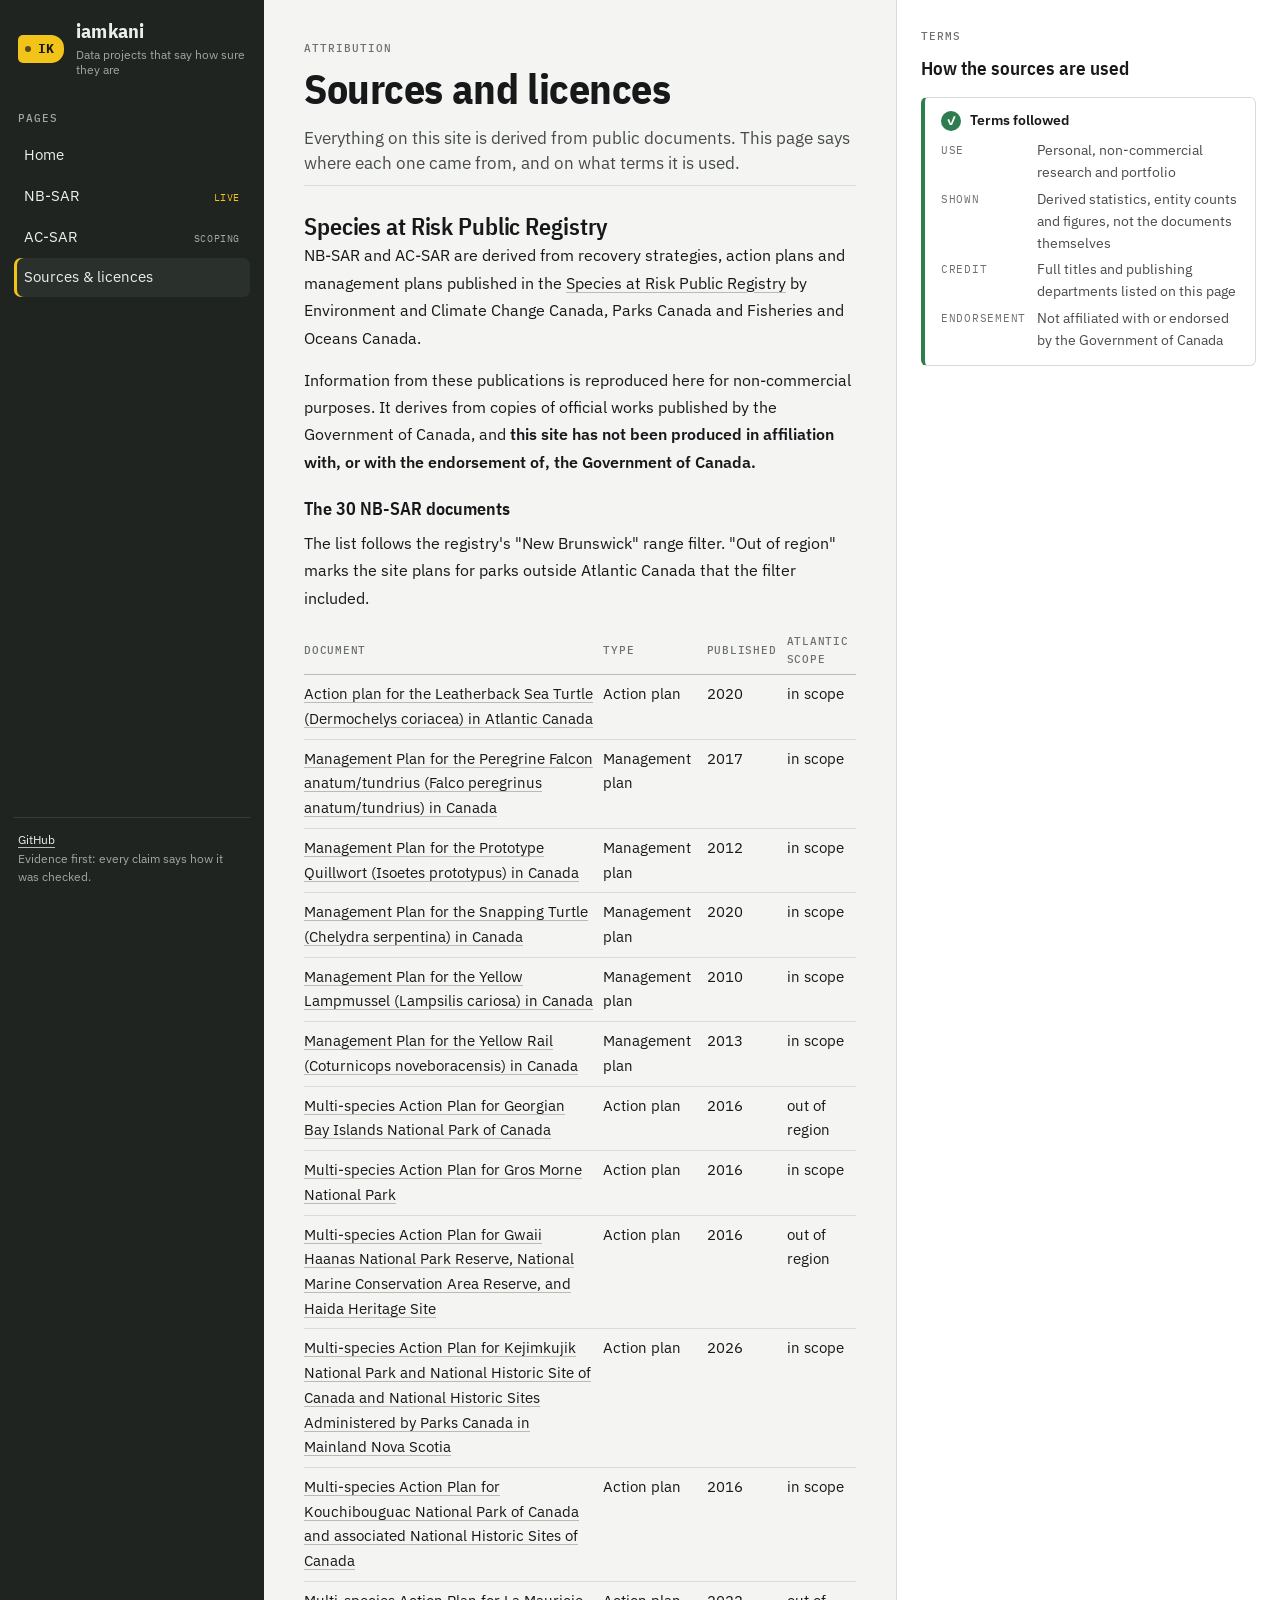
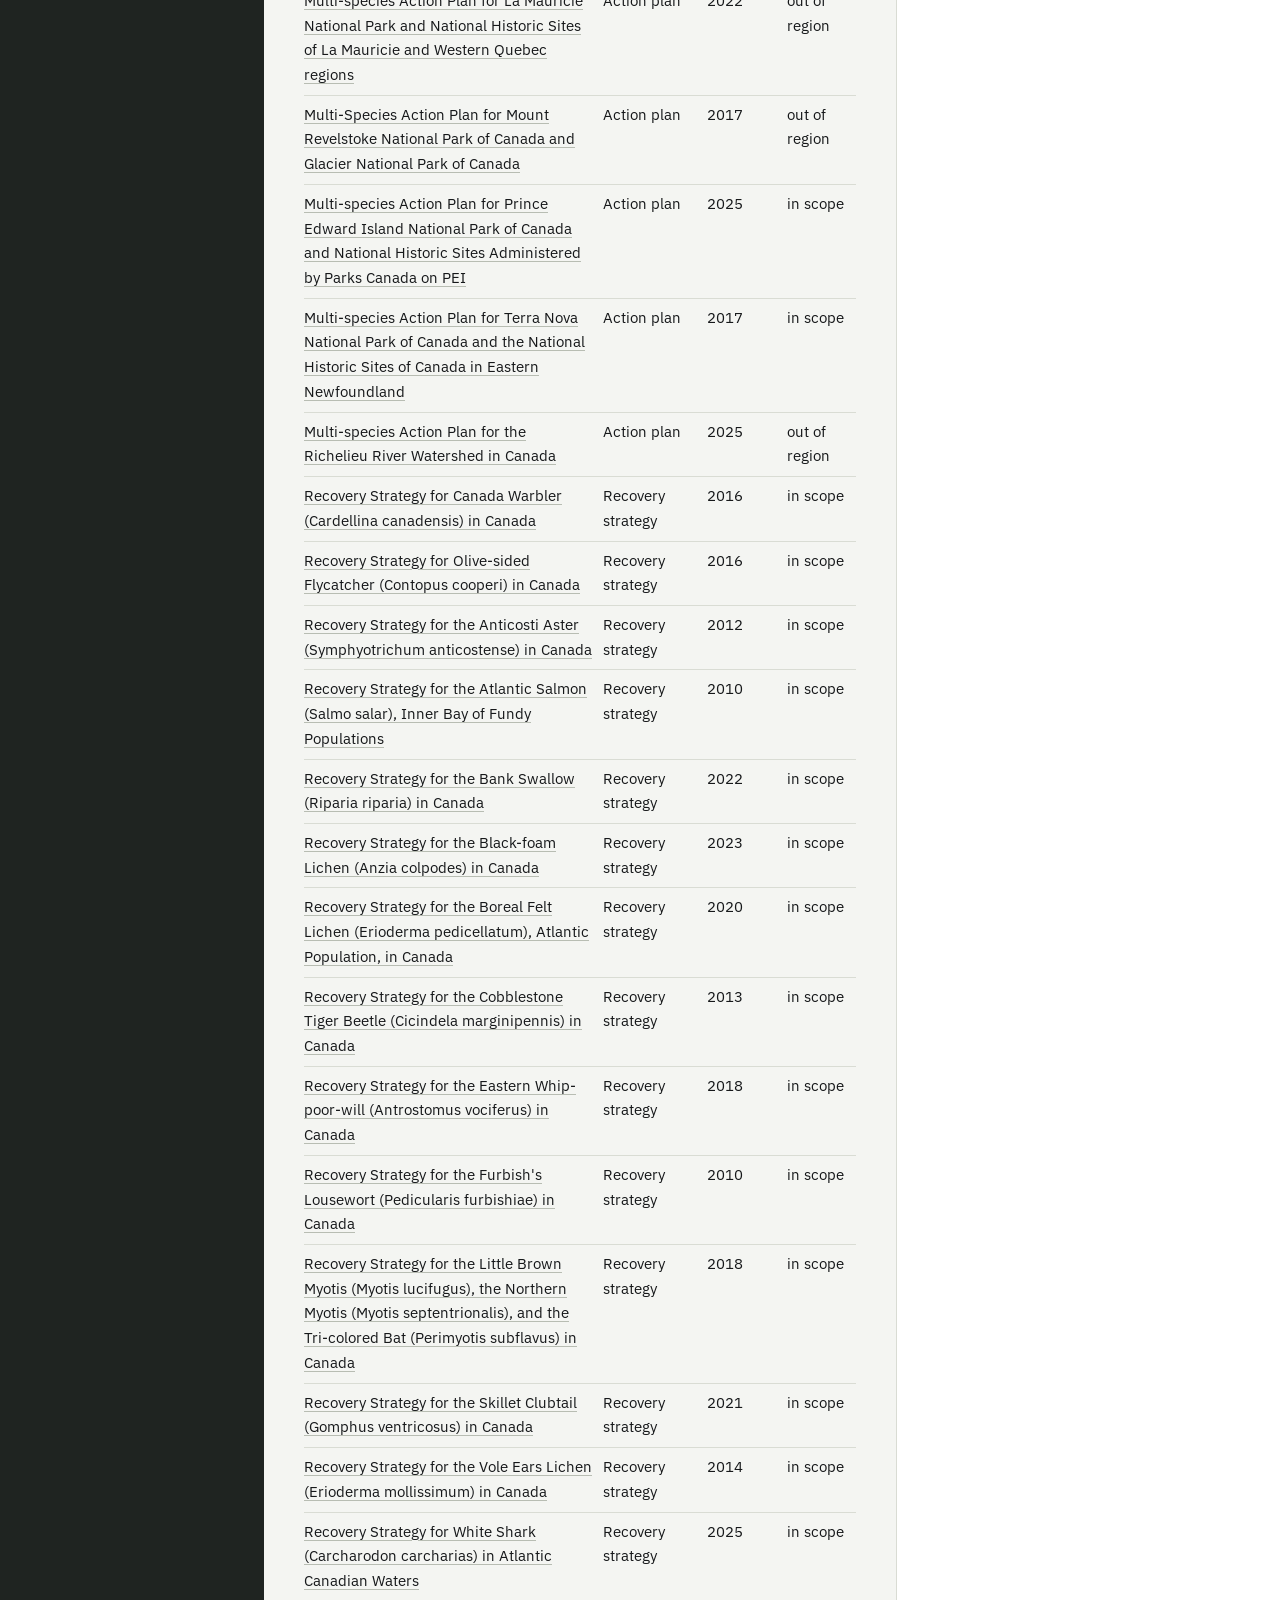
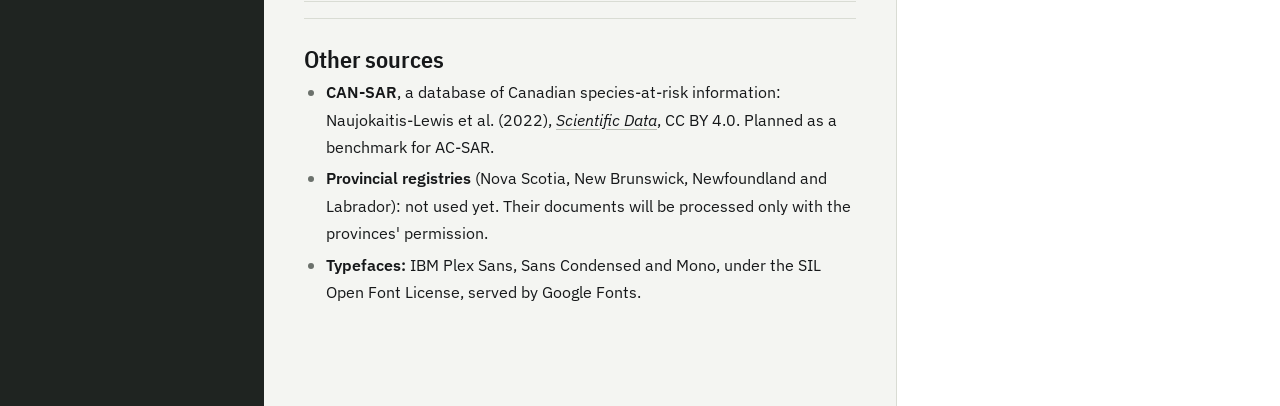
<file: sources/index.html>
<!doctype html>
<html lang="en">
<head>
<meta charset="utf-8">
<meta name="viewport" content="width=device-width, initial-scale=1">
<title>Sources &amp; licences · iamkani</title>
<meta name="description" content="Everything on this site is derived from public documents. This page says where each one came from, and on what terms it is used.">
<meta name="theme-color" content="#1f2421">
<link rel="icon" href="data:image/svg+xml,%3Csvg xmlns='http://www.w3.org/2000/svg' viewBox='0 0 64 64'%3E%3Cpath d='M8 20a8 8 0 0 1 8-8h26l16 16v8L42 52H16a8 8 0 0 1-8-8z' fill='%23f2c318' stroke='%231f2421' stroke-width='3' stroke-linejoin='round'/%3E%3Ccircle cx='20' cy='32' r='5' fill='%231f2421'/%3E%3C/svg%3E">
<link rel="preconnect" href="https://fonts.googleapis.com">
<link rel="preconnect" href="https://fonts.gstatic.com" crossorigin>
<link rel="stylesheet" href="https://fonts.googleapis.com/css2?family=IBM+Plex+Mono:wght@400;500;600;700&family=IBM+Plex+Sans+Condensed:wght@500;600;700&family=IBM+Plex+Sans:ital,wght@0,400;0,500;0,600;0,700;1,400&display=swap">
<link rel="stylesheet" href="/assets/style.css">
</head>
<body>
<a class="skip" href="#main">Skip to content</a>
<div class="desk">
  <nav class="rail" aria-label="Site">
    <div class="rail-inner">
      <a class="brand" href="/"><span class="brand-tag">IK</span><span><span class="brand-name">iamkani</span>
        <span class="brand-sub" style="display:block">Data projects that say how sure they are</span></span></a>
      <p class="rail-label">Pages</p>
      <ul class="nav"><li><a href="/"><span>Home</span></a></li><li><a href="/nb-sar/"><span>NB-SAR</span><span class="nav-status is-live">live</span></a></li><li><a href="/ac-sar/"><span>AC-SAR</span><span class="nav-status">scoping</span></a></li><li><a href="/sources/" aria-current="page"><span>Sources &amp; licences</span></a></li></ul>
      <div class="rail-foot">
        <a href="https://github.com/iamkani">GitHub</a><br>
        Evidence first: every claim says how it was checked.
      </div>
    </div>
  </nav>
  <main class="doc" id="main">
    <div class="doc-inner">
      <header class="page-head">
        <p class="kicker">Attribution</p>
        <h1>Sources and licences</h1>
        <p class="lede">Everything on this site is derived from public documents. This page says where each one came from, and on what terms it is used.</p>
      </header>
      
      <div class="body plain"><h2>Species at Risk Public Registry</h2>
<p>NB-SAR and AC-SAR are derived from recovery strategies, action plans and management plans published in the <a href="https://www.canada.ca/en/environment-climate-change/services/species-risk-public-registry.html">Species at Risk Public Registry</a> by Environment and Climate Change Canada, Parks Canada and Fisheries and Oceans Canada.</p>
<p>Information from these publications is reproduced here for non-commercial purposes. It derives from copies of official works published by the Government of Canada, and <strong>this site has not been produced in affiliation with, or with the endorsement of, the Government of Canada.</strong></p>
<h3>The 30 NB-SAR documents</h3>
<p>The list follows the registry's "New Brunswick" range filter. "Out of region" marks the site plans for parks outside Atlantic Canada that the filter included.</p>
<div class="table-wrap"><table><thead><tr><th>Document</th><th>Type</th><th>Published</th><th>Atlantic scope</th></tr></thead><tbody><tr><td><a href="https://www.canada.ca/en/environment-climate-change/services/species-risk-public-registry/action-plans/leatherback-sea-turtle-atlantic-2020.html">Action plan for the Leatherback Sea Turtle (Dermochelys coriacea) in Atlantic Canada</a></td><td>Action plan</td><td>2020</td><td>in scope</td></tr><tr><td><a href="https://www.canada.ca/en/environment-climate-change/services/species-risk-public-registry/management-plans/peregrine-falcon-anatum-tundrius-2017.html">Management Plan for the Peregrine Falcon anatum/tundrius (Falco peregrinus anatum/tundrius) in Canada</a></td><td>Management plan</td><td>2017</td><td>in scope</td></tr><tr><td><a href="https://www.canada.ca/en/environment-climate-change/services/species-risk-public-registry/management-plans/prototype-quillwort-2012.html">Management Plan for the Prototype Quillwort (Isoetes prototypus) in Canada</a></td><td>Management plan</td><td>2012</td><td>in scope</td></tr><tr><td><a href="https://www.canada.ca/en/environment-climate-change/services/species-risk-public-registry/management-plans/snapping-turtle-2020.html">Management Plan for the Snapping Turtle (Chelydra serpentina) in Canada</a></td><td>Management plan</td><td>2020</td><td>in scope</td></tr><tr><td><a href="https://www.canada.ca/en/environment-climate-change/services/species-risk-public-registry/management-plans/yellow-lampmussel.html">Management Plan for the Yellow Lampmussel (Lampsilis cariosa) in Canada</a></td><td>Management plan</td><td>2010</td><td>in scope</td></tr><tr><td><a href="https://www.canada.ca/en/environment-climate-change/services/species-risk-public-registry/management-plans/yellow-rail-2013.html">Management Plan for the Yellow Rail (Coturnicops noveboracensis) in Canada</a></td><td>Management plan</td><td>2013</td><td>in scope</td></tr><tr><td><a href="https://www.canada.ca/en/environment-climate-change/services/species-risk-public-registry/action-plans/multi-species-georgian-bay-islands.html">Multi-species Action Plan for Georgian Bay Islands National Park of Canada</a></td><td>Action plan</td><td>2016</td><td>out of region</td></tr><tr><td><a href="https://www.canada.ca/en/environment-climate-change/services/species-risk-public-registry/action-plans/multi-species-gros-morne-national-park.html">Multi-species Action Plan for Gros Morne National Park</a></td><td>Action plan</td><td>2016</td><td>in scope</td></tr><tr><td><a href="https://www.canada.ca/en/environment-climate-change/services/species-risk-public-registry/action-plans/gwaii-haanas-national-park-reserve.html">Multi-species Action Plan for Gwaii Haanas National Park Reserve, National Marine Conservation Area Reserve, and Haida Heritage Site</a></td><td>Action plan</td><td>2016</td><td>out of region</td></tr><tr><td><a href="https://www.canada.ca/en/environment-climate-change/services/species-risk-public-registry/action-plans/kejimkujik-national-park-historic-site-2026.html">Multi-species Action Plan for Kejimkujik National Park and National Historic Site of Canada and National Historic Sites Administered by Parks Canada in Mainland Nova Scotia</a></td><td>Action plan</td><td>2026</td><td>in scope</td></tr><tr><td><a href="https://www.canada.ca/en/environment-climate-change/services/species-risk-public-registry/action-plans/kouchibouguac-national-park-associated-historic-sites.html">Multi-species Action Plan for Kouchibouguac National Park of Canada and associated National Historic Sites of Canada</a></td><td>Action plan</td><td>2016</td><td>in scope</td></tr><tr><td><a href="https://www.canada.ca/en/environment-climate-change/services/species-risk-public-registry/action-plans/multi-species-maurice-western-quebec-final-2022.html">Multi-species Action Plan for La Mauricie National Park and National Historic Sites of La Mauricie and Western Quebec regions</a></td><td>Action plan</td><td>2022</td><td>out of region</td></tr><tr><td><a href="https://www.canada.ca/en/environment-climate-change/services/species-risk-public-registry/action-plans/multi-species-mount-revelstoke-glacier.html">Multi-Species Action Plan for Mount Revelstoke National Park of Canada and Glacier National Park of Canada</a></td><td>Action plan</td><td>2017</td><td>out of region</td></tr><tr><td><a href="https://www.canada.ca/en/environment-climate-change/services/species-risk-public-registry/action-plans/multi-species-peinp-national-historic-sites-2025.html">Multi-species Action Plan for Prince Edward Island National Park of Canada and National Historic Sites Administered by Parks Canada on PEI</a></td><td>Action plan</td><td>2025</td><td>in scope</td></tr><tr><td><a href="https://www.canada.ca/en/environment-climate-change/services/species-risk-public-registry/action-plans/multi-species-terra-nova-national-park-eastern-newfoundland-final-2017.html">Multi-species Action Plan for Terra Nova National Park of Canada and the National Historic Sites of Canada in Eastern Newfoundland</a></td><td>Action plan</td><td>2017</td><td>in scope</td></tr><tr><td><a href="https://www.canada.ca/en/environment-climate-change/services/species-risk-public-registry/action-plans/richelieu-river-multi-species-final-2025.html">Multi-species Action Plan for the Richelieu River Watershed in Canada</a></td><td>Action plan</td><td>2025</td><td>out of region</td></tr><tr><td><a href="https://www.canada.ca/en/environment-climate-change/services/species-risk-public-registry/recovery-strategies/warbler-2016.html">Recovery Strategy for Canada Warbler (Cardellina canadensis) in Canada</a></td><td>Recovery strategy</td><td>2016</td><td>in scope</td></tr><tr><td><a href="https://www.canada.ca/en/environment-climate-change/services/species-risk-public-registry/recovery-strategies/olive-sided-flycatcher-2016.html">Recovery Strategy for Olive-sided Flycatcher (Contopus cooperi) in Canada</a></td><td>Recovery strategy</td><td>2016</td><td>in scope</td></tr><tr><td><a href="https://www.canada.ca/en/environment-climate-change/services/species-risk-public-registry/recovery-strategies/anticosti-aster-2012.html">Recovery Strategy for the Anticosti Aster (Symphyotrichum anticostense) in Canada</a></td><td>Recovery strategy</td><td>2012</td><td>in scope</td></tr><tr><td><a href="https://www.canada.ca/en/environment-climate-change/services/species-risk-public-registry/recovery-strategies/atlantic-salmon-inner-bay-fundy-populations-final-2010.html">Recovery Strategy for the Atlantic Salmon (Salmo salar), Inner Bay of Fundy Populations</a></td><td>Recovery strategy</td><td>2010</td><td>in scope</td></tr><tr><td><a href="https://www.canada.ca/en/environment-climate-change/services/species-risk-public-registry/recovery-strategies/bank-swallow-2022.html">Recovery Strategy for the Bank Swallow (Riparia riparia) in Canada</a></td><td>Recovery strategy</td><td>2022</td><td>in scope</td></tr><tr><td><a href="https://www.canada.ca/en/environment-climate-change/services/species-risk-public-registry/recovery-strategies/black-foam-lichen-2023.html">Recovery Strategy for the Black-foam Lichen (Anzia colpodes) in Canada</a></td><td>Recovery strategy</td><td>2023</td><td>in scope</td></tr><tr><td><a href="https://www.canada.ca/en/environment-climate-change/services/species-risk-public-registry/recovery-strategies/boreal-felt-lichen-2020.html">Recovery Strategy for the Boreal Felt Lichen (Erioderma pedicellatum), Atlantic Population, in Canada</a></td><td>Recovery strategy</td><td>2020</td><td>in scope</td></tr><tr><td><a href="https://www.canada.ca/en/environment-climate-change/services/species-risk-public-registry/recovery-strategies/cobblestone-tiger-beetle-2013.html">Recovery Strategy for the Cobblestone Tiger Beetle (Cicindela marginipennis) in Canada</a></td><td>Recovery strategy</td><td>2013</td><td>in scope</td></tr><tr><td><a href="https://www.canada.ca/en/environment-climate-change/services/species-risk-public-registry/recovery-strategies/eastern-whip-poor-will-2018.html">Recovery Strategy for the Eastern Whip-poor-will (Antrostomus vociferus) in Canada</a></td><td>Recovery strategy</td><td>2018</td><td>in scope</td></tr><tr><td><a href="https://www.canada.ca/en/environment-climate-change/services/species-risk-public-registry/recovery-strategies/furbish-lousewort-2010.html">Recovery Strategy for the Furbish&#x27;s Lousewort (Pedicularis furbishiae) in Canada</a></td><td>Recovery strategy</td><td>2010</td><td>in scope</td></tr><tr><td><a href="https://www.canada.ca/en/environment-climate-change/services/species-risk-public-registry/recovery-strategies/little-brown-myotis-2018.html">Recovery Strategy for the Little Brown Myotis (Myotis lucifugus), the Northern Myotis (Myotis septentrionalis), and the Tri-colored Bat (Perimyotis subflavus) in Canada</a></td><td>Recovery strategy</td><td>2018</td><td>in scope</td></tr><tr><td><a href="https://www.canada.ca/en/environment-climate-change/services/species-risk-public-registry/recovery-strategies/skillet-clubtail-2021.html">Recovery Strategy for the Skillet Clubtail (Gomphus ventricosus) in Canada</a></td><td>Recovery strategy</td><td>2021</td><td>in scope</td></tr><tr><td><a href="https://www.canada.ca/en/environment-climate-change/services/species-risk-public-registry/recovery-strategies/vole-ears-lichen-2014.html">Recovery Strategy for the Vole Ears Lichen (Erioderma mollissimum) in Canada</a></td><td>Recovery strategy</td><td>2014</td><td>in scope</td></tr><tr><td><a href="https://www.canada.ca/en/environment-climate-change/services/species-risk-public-registry/recovery-strategies/white-shark-2025.html">Recovery Strategy for White Shark (Carcharodon carcharias) in Atlantic Canadian Waters</a></td><td>Recovery strategy</td><td>2025</td><td>in scope</td></tr></tbody></table></div>
<h2>Other sources</h2>
<ul>
<li><strong>CAN-SAR</strong>, a database of Canadian species-at-risk information: Naujokaitis-Lewis et al. (2022), <a href="https://www.nature.com/articles/s41597-022-01381-8"><em>Scientific Data</em></a>, CC BY 4.0. Planned as a benchmark for AC-SAR.</li>
<li><strong>Provincial registries</strong> (Nova Scotia, New Brunswick, Newfoundland and Labrador): not used yet. Their documents will be processed only with the provinces' permission.</li>
<li><strong>Typefaces:</strong> IBM Plex Sans, Sans Condensed and Mono, under the SIL Open Font License, served by Google Fonts.</li>
</ul></div>
    </div>
  </main>
  <aside class="evidence" aria-label="Evidence">
    <div class="evidence-inner"><p class="ev-kicker">Terms</p><h2 class="ev-title">How the sources are used</h2><section class="ledger"><div class="ledger-head"><span class="ledger-mark" aria-hidden="true">✓</span>Terms followed</div><dl class="ledger-rows"><div><dt>Use</dt><dd>Personal, non-commercial research and portfolio</dd></div><div><dt>Shown</dt><dd>Derived statistics, entity counts and figures, not the documents themselves</dd></div><div><dt>Credit</dt><dd>Full titles and publishing departments listed on this page</dd></div><div><dt>Endorsement</dt><dd>Not affiliated with or endorsed by the Government of Canada</dd></div></dl></section></div>
  </aside>
</div>
</body>
</html>
</file>
<file: assets/style.css>
/* ============================================================================
   The evidence desk, as a portfolio.
   Charcoal rail, a paper-grey desk, white evidence panel. One accent: tag
   yellow, used only for citations and the primary action. IBM Plex throughout:
   Condensed for questions and headings, Sans for prose, Mono for labels.
   ============================================================================ */

:root {
  --ink: #16181a;
  --ink-2: #474c49;
  --ink-3: #6b716c;
  --ground: #f4f5f2;
  --desk: #e7e9e3;
  --panel: #ffffff;
  --rule: #d9dcd4;
  --rule-strong: #b8bdb3;

  --rail: #1f2421;
  --rail-2: #2a302c;
  --rail-rule: #363d38;
  --rail-ink: #eceee9;
  --rail-dim: #a0a8a1;

  --tag: #f2c318;
  --tag-hi: #ffd84a;
  --tag-edge: #c69c00;
  --tag-ink: #1b1a12;

  --ok: #2e7d4f;
  --ok-bg: #e9f4ed;
  --warn: #b7791f;
  --warn-bg: #fbf2e1;
  --bad: #b3261e;
  --bad-bg: #fbeae8;

  --sans: 'IBM Plex Sans', system-ui, -apple-system, 'Segoe UI', sans-serif;
  --cond: 'IBM Plex Sans Condensed', 'IBM Plex Sans', system-ui, sans-serif;
  --mono: 'IBM Plex Mono', ui-monospace, 'SFMono-Regular', Menlo, monospace;

  --measure: 760px;
  --gutter: 40px;
}

*, *::before, *::after { box-sizing: border-box; }

html, body { height: 100%; }

body {
  margin: 0;
  background: var(--ground);
  color: var(--ink);
  font-family: var(--sans);
  font-size: 16px;
  line-height: 1.55;
  -webkit-font-smoothing: antialiased;
  text-rendering: optimizeLegibility;
}

a { color: inherit; text-decoration-color: var(--rule-strong); text-underline-offset: 3px; }
a:hover { text-decoration-color: currentColor; }

:focus-visible { outline: 2px solid var(--ink); outline-offset: 2px; }
.rail :focus-visible { outline-color: var(--tag); }

.skip {
  position: absolute; left: 8px; top: -40px; padding: 6px 10px;
  background: var(--tag); color: var(--tag-ink); border-radius: 6px; z-index: 10;
}
.skip:focus { top: 8px; }

/* ---- the tag: a citation chip ---------------------------------------------- */
.tag {
  position: relative;
  display: inline-flex;
  align-items: center;
  margin: 0 0.1em;
  padding: 0.3em 0.55em 0.24em 1.05em;
  border: 1px solid var(--tag-edge);
  border-radius: 0.3em 0.95em 0.95em 0.3em;
  background: var(--tag);
  color: var(--tag-ink);
  font-family: var(--mono);
  font-size: 0.7em;
  font-weight: 600;
  line-height: 1;
  letter-spacing: 0.01em;
  vertical-align: 0.14em;
  white-space: nowrap;
  text-decoration: none;
}
.tag::before {
  content: '';
  position: absolute;
  left: 0.38em; top: 50%;
  width: 0.36em; height: 0.36em;
  border-radius: 50%;
  background: var(--tag-ink);
  opacity: 0.7;
  transform: translateY(-50%);
}
a.tag:hover { background: var(--tag-hi); }

/* ---- layout: rail | document | evidence ----------------------------------- */
.desk {
  display: grid;
  grid-template-columns: 264px minmax(0, 1fr) clamp(340px, 30vw, 460px);
  min-height: 100vh;
}
.rail { background: var(--rail); color: var(--rail-ink); }
.rail-inner {
  position: sticky; top: 0;
  display: flex; flex-direction: column; gap: 8px;
  min-height: 100vh;
  padding: 20px 14px 14px;
}
.doc { min-width: 0; padding: 0 var(--gutter) 96px; }
.doc-inner { max-width: var(--measure); margin: 0 auto; }
.evidence { background: var(--panel); border-left: 1px solid var(--rule); }
.evidence-inner { position: sticky; top: 0; padding: 28px 24px 40px; max-height: 100vh; overflow-y: auto; }

/* ---- rail ------------------------------------------------------------------ */
.brand { display: flex; align-items: center; gap: 12px; padding: 0 4px 10px; text-decoration: none; }
.brand-tag {
  position: relative; flex: none;
  display: inline-flex; align-items: center;
  padding: 8px 10px 7px 20px;
  border-radius: 5px 13px 13px 5px;
  background: var(--tag); color: var(--tag-ink);
  font-family: var(--mono); font-size: 0.8rem; font-weight: 700; line-height: 1;
}
.brand-tag::before {
  content: ''; position: absolute; left: 7px; top: 50%;
  width: 6px; height: 6px; border-radius: 50%;
  background: var(--tag-ink); opacity: 0.7; transform: translateY(-50%);
}
.brand-name { font-family: var(--cond); font-size: 1.25rem; font-weight: 700; letter-spacing: 0.01em; line-height: 1.1; }
.brand-sub { margin-top: 2px; color: var(--rail-dim); font-size: 0.74rem; line-height: 1.3; }

.rail-label {
  margin: 14px 4px 2px;
  color: var(--rail-dim);
  font-family: var(--mono); font-size: 0.66rem; font-weight: 500;
  letter-spacing: 0.09em; text-transform: uppercase;
}
.nav { margin: 0; padding: 0; list-style: none; display: grid; gap: 2px; }
.nav a {
  display: flex; align-items: baseline; justify-content: space-between; gap: 10px;
  padding: 8px 10px; border-radius: 7px;
  color: var(--rail-ink); text-decoration: none; font-size: 0.92rem;
}
.nav a:hover { background: var(--rail-2); }
.nav a[aria-current='page'] { background: var(--rail-2); box-shadow: inset 3px 0 0 var(--tag); }
.nav-status { color: var(--rail-dim); font-family: var(--mono); font-size: 0.64rem; letter-spacing: 0.06em; text-transform: uppercase; }
.nav-status.is-live { color: var(--tag); }
.rail-foot {
  margin-top: auto; padding: 12px 4px 0;
  border-top: 1px solid var(--rail-rule);
  color: var(--rail-dim); font-size: 0.78rem; line-height: 1.5;
}
.rail-foot a { color: var(--rail-ink); }

/* ---- document column --------------------------------------------------------- */
.page-head { padding: 40px 0 8px; }
.kicker, .card-kind, .ev-kicker {
  margin: 0;
  color: var(--ink-3);
  font-family: var(--mono); font-size: 0.68rem; font-weight: 500;
  letter-spacing: 0.09em; text-transform: uppercase;
}
.page-head h1 {
  max-width: 22ch;
  margin: 10px 0 14px;
  font-family: var(--cond);
  font-size: clamp(2rem, 3.3vw, 2.75rem);
  font-weight: 700; line-height: 1.06; letter-spacing: -0.01em;
}
.lede { max-width: 62ch; margin: 0; color: var(--ink-2); font-size: 1.04rem; }

/* sections read like the desk's questions: Q1, Q2 … */
.body { counter-reset: question; font-size: 1.02rem; line-height: 1.68; }
.body h2 {
  counter-increment: question;
  margin: 0; padding: 26px 0 0;
  border-top: 1px solid var(--rule);
  font-family: var(--cond); font-size: 1.5rem; font-weight: 600; line-height: 1.22; letter-spacing: -0.005em;
}
.body h2::before {
  content: 'Q' counter(question);
  display: block; margin-bottom: 6px;
  color: var(--ink-3); font-family: var(--mono); font-size: 0.7rem; font-weight: 500; letter-spacing: 0.08em;
}
.body.plain h2::before { content: none; }
.body h2 + * { margin-top: 14px; }
.body h3 { margin: 1.3em 0 0.45em; font-family: var(--cond); font-size: 1.1rem; font-weight: 600; line-height: 1.3; }
.body p { margin: 0 0 0.9em; }
.body ul, .body ol { margin: 0 0 0.9em; padding-left: 1.35em; }
.body li { margin: 0.25em 0; }
.body li::marker { color: var(--ink-3); }
.body strong { font-weight: 600; }
.body blockquote { margin: 0 0 0.9em; padding: 2px 0 2px 14px; border-left: 3px solid var(--rule-strong); color: var(--ink-2); }
.body code { padding: 1px 5px; border-radius: 4px; background: var(--desk); font-family: var(--mono); font-size: 0.86em; }
.body > :last-child { margin-bottom: 0; }
.body section, .body .block { padding-bottom: 8px; }

.body table { width: 100%; margin: 0 0 1.1em; border-collapse: collapse; font-size: 0.92rem; }
.body th {
  padding: 6px 10px 6px 0; border-bottom: 1px solid var(--rule-strong); text-align: left;
  color: var(--ink-3); font-family: var(--mono); font-size: 0.68rem; font-weight: 500; letter-spacing: 0.07em; text-transform: uppercase;
}
.body td { padding: 7px 10px 7px 0; border-bottom: 1px solid var(--rule); vertical-align: top; }
.body td:last-child, .body th:last-child { padding-right: 0; }
.table-wrap { overflow-x: auto; }

/* project cards on the home page (the desk's starters) */
.cards { display: grid; grid-template-columns: repeat(2, minmax(0, 1fr)); gap: 12px; margin: 30px 0 34px; }
.card {
  display: flex; flex-direction: column; gap: 10px;
  padding: 16px 16px 14px;
  border: 1px solid var(--rule); border-radius: 10px;
  background: var(--panel); color: inherit; text-decoration: none;
  transition: border-color 0.15s, transform 0.15s, box-shadow 0.15s;
}
.card:hover { border-color: var(--ink); box-shadow: 0 6px 18px rgba(22, 24, 26, 0.07); transform: translateY(-1px); }
.card-title { flex: 1; font-family: var(--cond); font-size: 1.2rem; font-weight: 600; line-height: 1.25; }
.card-text { color: var(--ink-2); font-size: 0.93rem; line-height: 1.45; }
.card-foot { padding-top: 10px; border-top: 1px dashed var(--rule); color: var(--ink-3); font-family: var(--mono); font-size: 0.68rem; line-height: 1.4; }

/* figures */
.figure { margin: 8px 0 22px; padding: 16px 16px 12px; border: 1px solid var(--rule); border-radius: 10px; background: var(--panel); }
.figure svg { display: block; width: 100%; height: auto; }
.figure figcaption { margin-top: 8px; color: var(--ink-3); font-size: 0.82rem; line-height: 1.45; }

/* ---- evidence panel: the ledger ---------------------------------------------- */
.ev-title { margin: 8px 0 4px; font-family: var(--cond); font-size: 1.2rem; font-weight: 600; }
.ev-note { margin: 0 0 14px; color: var(--ink-2); font-size: 0.88rem; }
.ledger {
  margin-top: 14px; padding: 12px 16px 13px;
  border: 1px solid var(--rule); border-left: 4px solid var(--ok); border-radius: 6px;
  background: var(--panel); font-size: 0.88rem;
}
.ledger-caution { border-left-color: var(--warn); }
.ledger-unverified { border-left-color: var(--bad); }
.ledger-head { display: flex; align-items: center; gap: 9px; font-weight: 600; }
.ledger-mark {
  display: inline-grid; place-items: center; flex: none;
  width: 20px; height: 20px; border-radius: 50%;
  background: var(--ok); color: #fff; font-size: 0.72rem; font-weight: 700;
}
.ledger-caution .ledger-mark { background: var(--warn); }
.ledger-unverified .ledger-mark { background: var(--bad); }
.ledger-rows { display: grid; gap: 5px; margin: 9px 0 0; }
.ledger-rows > div { display: grid; grid-template-columns: 86px minmax(0, 1fr); gap: 10px; }
.ledger-rows dt { padding-top: 2px; color: var(--ink-3); font-family: var(--mono); font-size: 0.66rem; letter-spacing: 0.07em; text-transform: uppercase; }
.ledger-rows dd { margin: 0; color: var(--ink-2); }
.ledger-issues { display: grid; gap: 8px; margin: 10px 0 0; padding: 0; list-style: none; }
.ledger-issues li { padding: 8px 11px; border-radius: 5px; background: var(--warn-bg); color: var(--ink); }
.ledger-unverified .ledger-issues li { background: var(--bad-bg); }
.ledger-issues span { display: block; margin-top: 3px; color: var(--ink-2); font-size: 0.8rem; }

/* ---- narrow screens: rail on top, evidence after the document --------------- */
@media (max-width: 1100px) {
  .desk { grid-template-columns: 232px minmax(0, 1fr); }
  .evidence { grid-column: 2; border-left: 0; border-top: 1px solid var(--rule); }
  .evidence-inner { position: static; max-height: none; }
}
@media (max-width: 760px) {
  :root { --gutter: 16px; }
  .desk { display: block; }
  .rail-inner { position: static; min-height: 0; padding: 14px 16px; }
  .nav { grid-auto-flow: column; grid-auto-columns: max-content; overflow-x: auto; }
  .nav-status { display: none; }
  .rail-foot { display: none; }
  .rail-label { display: none; }
  .brand { padding-bottom: 6px; }
  .page-head { padding-top: 26px; }
  .cards { grid-template-columns: 1fr; }
  .evidence-inner { padding: 22px 16px 36px; }
  .ledger-rows > div { grid-template-columns: 1fr; gap: 0; }
}
</file>
